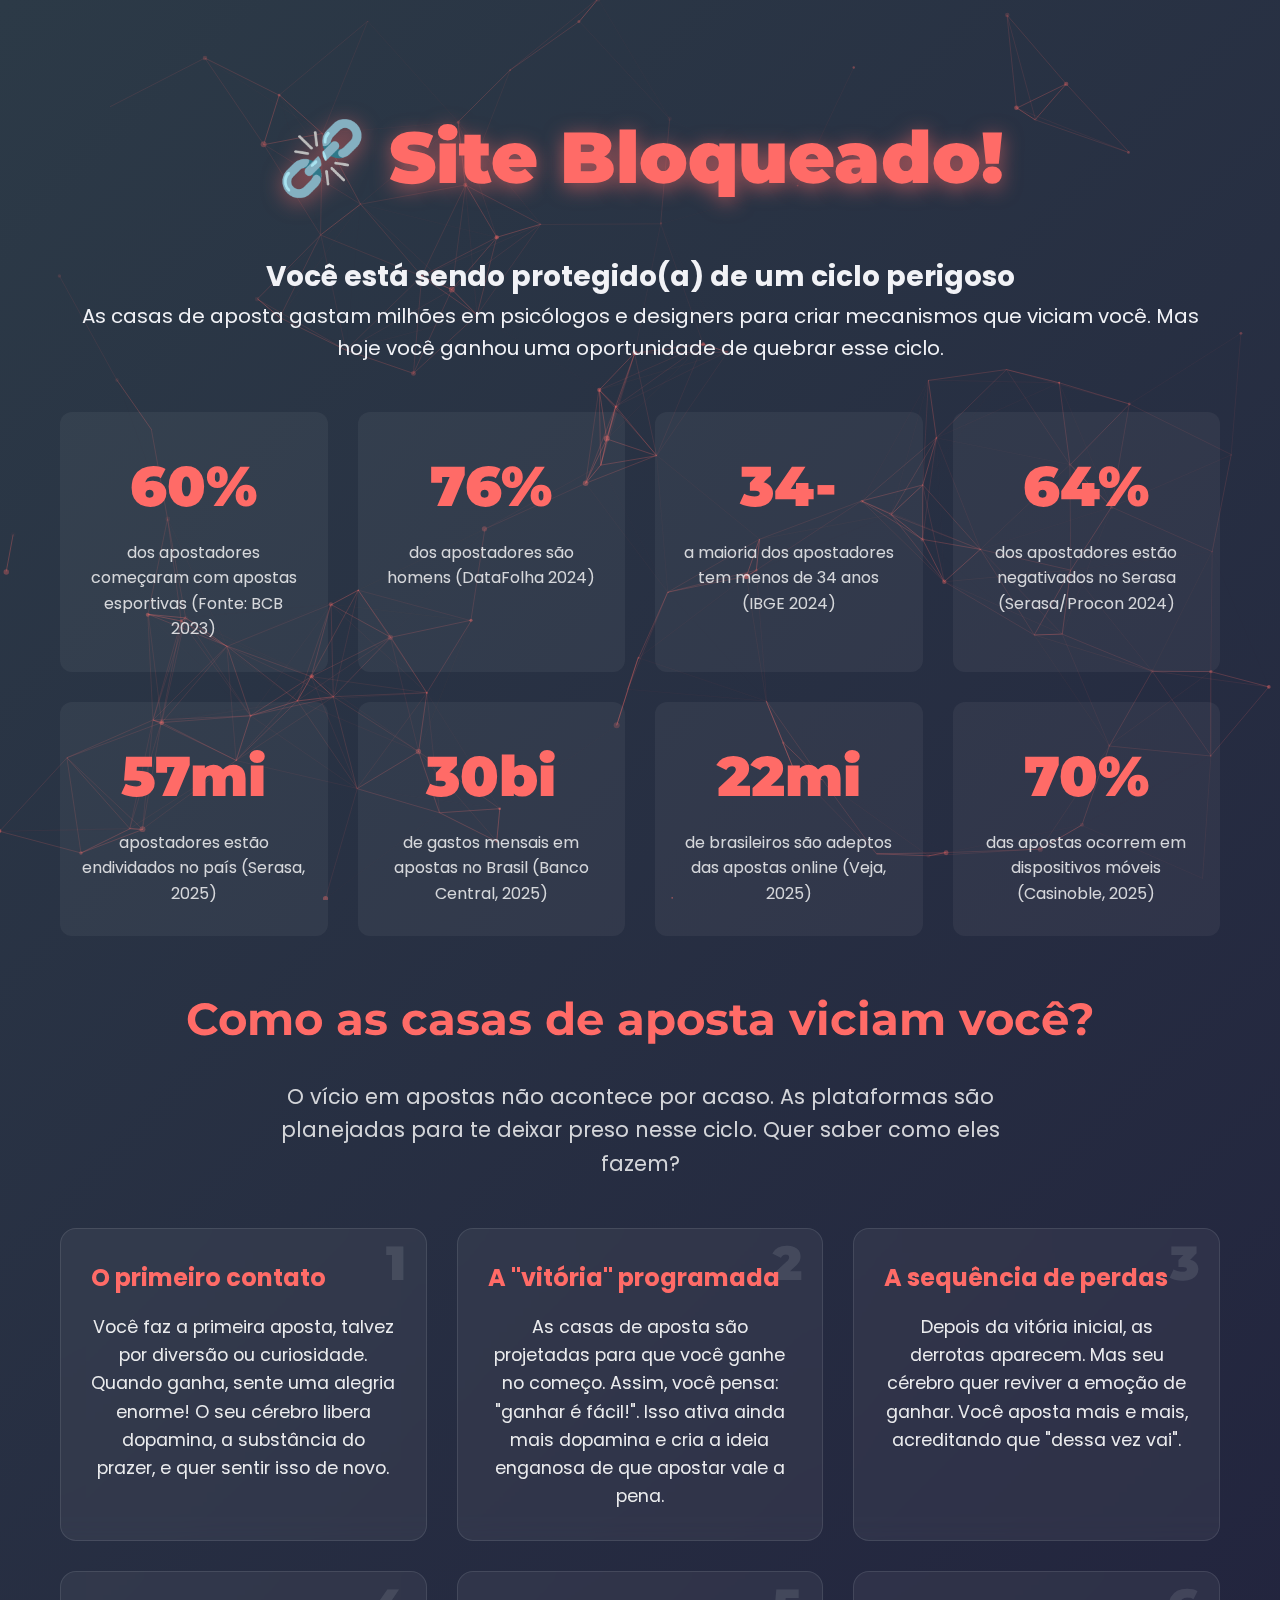
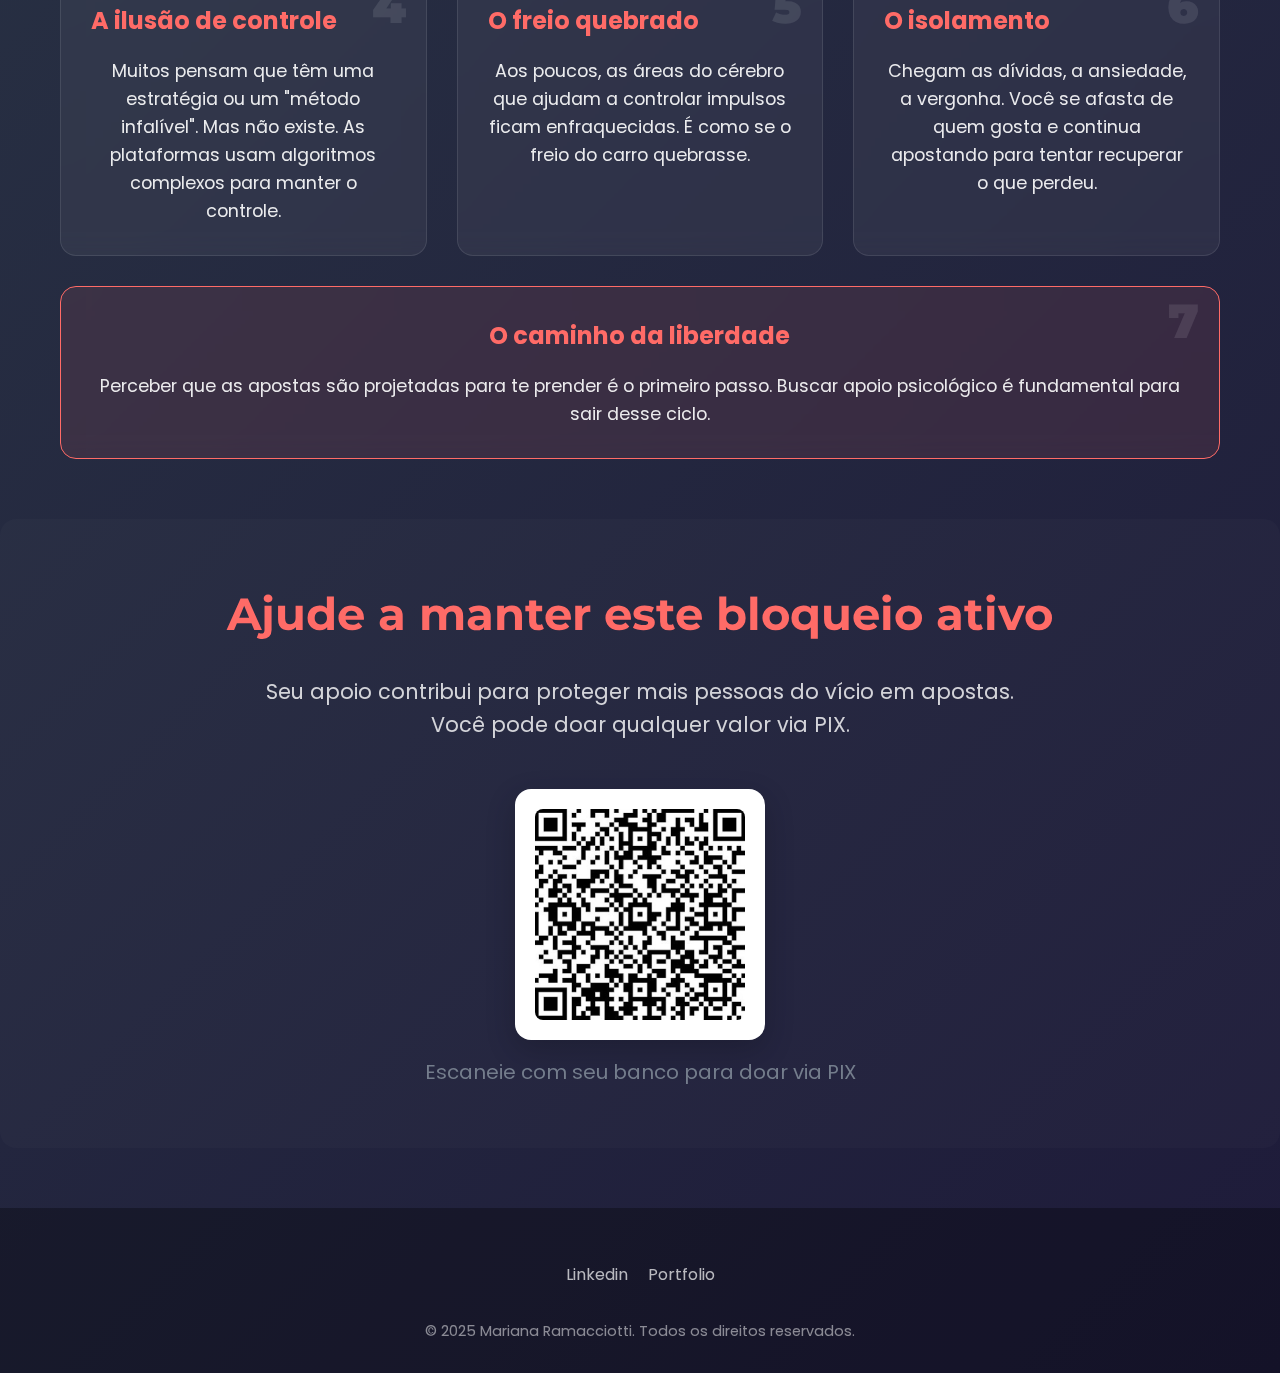
<file: index.html>
<!DOCTYPE html>
<html lang="pt-BR">
  <head>
    <meta charset="UTF-8" />
    <meta name="viewport" content="width=device-width, initial-scale=1" />
    <title>Chega de Apostas!</title>
    <meta
      name="description"
      content="Ajuda usuários a limitar voluntariamente o acesso a sites de apostas, promovendo uma experiência online mais saudável."
    />
    <link rel="stylesheet" href="css/index.css" />
    <link rel="icon" href="img/favicon/favicon-64.png" type="image/png" />
    <link rel="preconnect" href="https://fonts.googleapis.com" />
    <link rel="preconnect" href="https://fonts.gstatic.com" crossorigin />
    <link
      href="https://fonts.googleapis.com/css2?family=Poppins:wght@300;400;600;700&family=Montserrat:wght@700;900&display=swap"
      rel="stylesheet"
    />
    <link
      rel="stylesheet"
      href="https://cdnjs.cloudflare.com/ajax/libs/animate.css/4.1.1/animate.min.css"
    />
    <meta property="og:title" content="Chega de Apostas!" />
    <meta
      property="og:description"
      content="Ajuda usuários a limitar voluntariamente o acesso a sites de apostas, promovendo uma experiência online mais saudável."
    />
  </head>

  <body>
    <div id="particles-js"></div>

    <header class="header">
      <div class="header-content">
        <h1>⛓️‍💥 Site Bloqueado!</h1>
      </div>
    </header>

    <main class="main-content">
      <section class="intro-section">
        <div id="#data" class="container">
          <h2>Você está sendo protegido(a) de um ciclo perigoso</h2>
          <p class="highlight-text">
            As casas de aposta gastam milhões em psicólogos e designers para
            criar mecanismos que viciam você. Mas hoje você ganhou uma
            oportunidade de quebrar esse ciclo.
          </p>
          <div class="stats-grid">
            <div class="stat-card">
              <div class="stat-number">60<span>%</span></div>
              <div class="stat-desc">
                dos apostadores começaram com apostas esportivas (Fonte: BCB
                2023)
              </div>
            </div>
            <div class="stat-card">
              <div class="stat-number">76<span>%</span></div>
              <div class="stat-desc">
                dos apostadores são homens (DataFolha 2024)
              </div>
            </div>
            <div class="stat-card">
              <div class="stat-number">34<span>-</span></div>
              <div class="stat-desc">
                a maioria dos apostadores tem menos de 34 anos (IBGE 2024)
              </div>
            </div>

            <div class="stat-card">
              <div class="stat-number">64<span>%</span></div>
              <div class="stat-desc">
                dos apostadores estão negativados no Serasa (Serasa/Procon 2024)
              </div>
            </div>
            <div class="stat-card">
              <div class="stat-number">57<span>mi</span></div>
              <div class="stat-desc">
                apostadores estão endividados no país (Serasa, 2025)
              </div>
            </div>

            <div class="stat-card">
              <div class="stat-number">30<span>bi</span></div>
              <div class="stat-desc">
                de gastos mensais em apostas no Brasil (Banco Central, 2025)
              </div>
            </div>
            <div class="stat-card">
              <div class="stat-number">22<span>mi</span></div>
              <div class="stat-desc">
                de brasileiros são adeptos das apostas online (Veja, 2025)
              </div>
            </div>
            <div class="stat-card">
              <div class="stat-number">70<span>%</span></div>
              <div class="stat-desc">
                das apostas ocorrem em dispositivos móveis (Casinoble, 2025)
              </div>
            </div>
          </div>
        </div>
      </section>
      <section class="cards">
        <div class="container">
          <h2 class="section-title">Como as casas de aposta viciam você?</h2>
          <p class="section-subtitle">
            O vício em apostas não acontece por acaso. As plataformas são
            planejadas para te deixar preso nesse ciclo. Quer saber como eles
            fazem?
          </p>

          <div class="steps-container">
            <div class="step-card animate__animated">
              <div class="step-number">1</div>
              <h3>O primeiro contato</h3>
              <p>
                Você faz a primeira aposta, talvez por diversão ou curiosidade.
                Quando ganha, sente uma alegria enorme! O seu cérebro libera
                dopamina, a substância do prazer, e quer sentir isso de novo.
              </p>
            </div>

            <div class="step-card animate__animated">
              <div class="step-number">2</div>
              <h3>A "vitória" programada</h3>
              <p>
                As casas de aposta são projetadas para que você ganhe no começo.
                Assim, você pensa: "ganhar é fácil!". Isso ativa ainda mais
                dopamina e cria a ideia enganosa de que apostar vale a pena.
              </p>
            </div>

            <div class="step-card animate__animated">
              <div class="step-number">3</div>
              <h3>A sequência de perdas</h3>
              <p>
                Depois da vitória inicial, as derrotas aparecem. Mas seu cérebro
                quer reviver a emoção de ganhar. Você aposta mais e mais,
                acreditando que "dessa vez vai".
              </p>
            </div>

            <div class="step-card animate__animated">
              <div class="step-number">4</div>
              <h3>A ilusão de controle</h3>
              <p>
                Muitos pensam que têm uma estratégia ou um "método infalível".
                Mas não existe. As plataformas usam algoritmos complexos para
                manter o controle.
              </p>
            </div>

            <div class="step-card animate__animated">
              <div class="step-number">5</div>
              <h3>O freio quebrado</h3>
              <p>
                Aos poucos, as áreas do cérebro que ajudam a controlar impulsos
                ficam enfraquecidas. É como se o freio do carro quebrasse.
              </p>
            </div>

            <div class="step-card animate__animated">
              <div class="step-number">6</div>
              <h3>O isolamento</h3>
              <p>
                Chegam as dívidas, a ansiedade, a vergonha. Você se afasta de
                quem gosta e continua apostando para tentar recuperar o que
                perdeu.
              </p>
            </div>

            <div class="step-card step-card-highlight animate__animated">
              <div class="step-number">7</div>
              <h3>O caminho da liberdade</h3>
              <p>
                Perceber que as apostas são projetadas para te prender é o
                primeiro passo. Buscar apoio psicológico é fundamental para sair
                desse ciclo.
              </p>
            </div>
          </div>
        </div>
      </section>

      <section class="donate-section">
        <div class="container">
          <h2 class="section-title">Ajude a manter este bloqueio ativo</h2>
          <p class="section-subtitle">
            Seu apoio contribui para proteger mais pessoas do vício em apostas.
            Você pode doar qualquer valor via PIX.
          </p>

          <div
            class="qr-code-container"
            style="text-align: center; margin-top: 2rem"
          >
            <img src="img/qr_code.png" alt="QR Code para doação via PIX" />
          </div>

          <p style="margin-top: 1rem; color: var(--text-light)">
            Escaneie com seu banco para doar via PIX
          </p>
        </div>
      </section>
    </main>

    <footer>
      <div class="container">
        <div class="footer-content">
          <div class="footer-links">
            <a
              href="https://www.linkedin.com/in/marianaramacciotti/"
              target="_blank"
              aria-label="Linkedin"
              >Linkedin</a
            >
            <a
              href="https://ramacciotti.github.io/portfolio/"
              target="_blank"
              aria-label="Portfolio"
              >Portfolio</a
            >
          </div>
        </div>
        <div class="copyright">
          © 2025 Mariana Ramacciotti. Todos os direitos reservados.
        </div>
      </div>
    </footer>

    <script src="js/particles.min.js"></script>
    <script src="js/script.js"></script>
  </body>
</html>
</file>
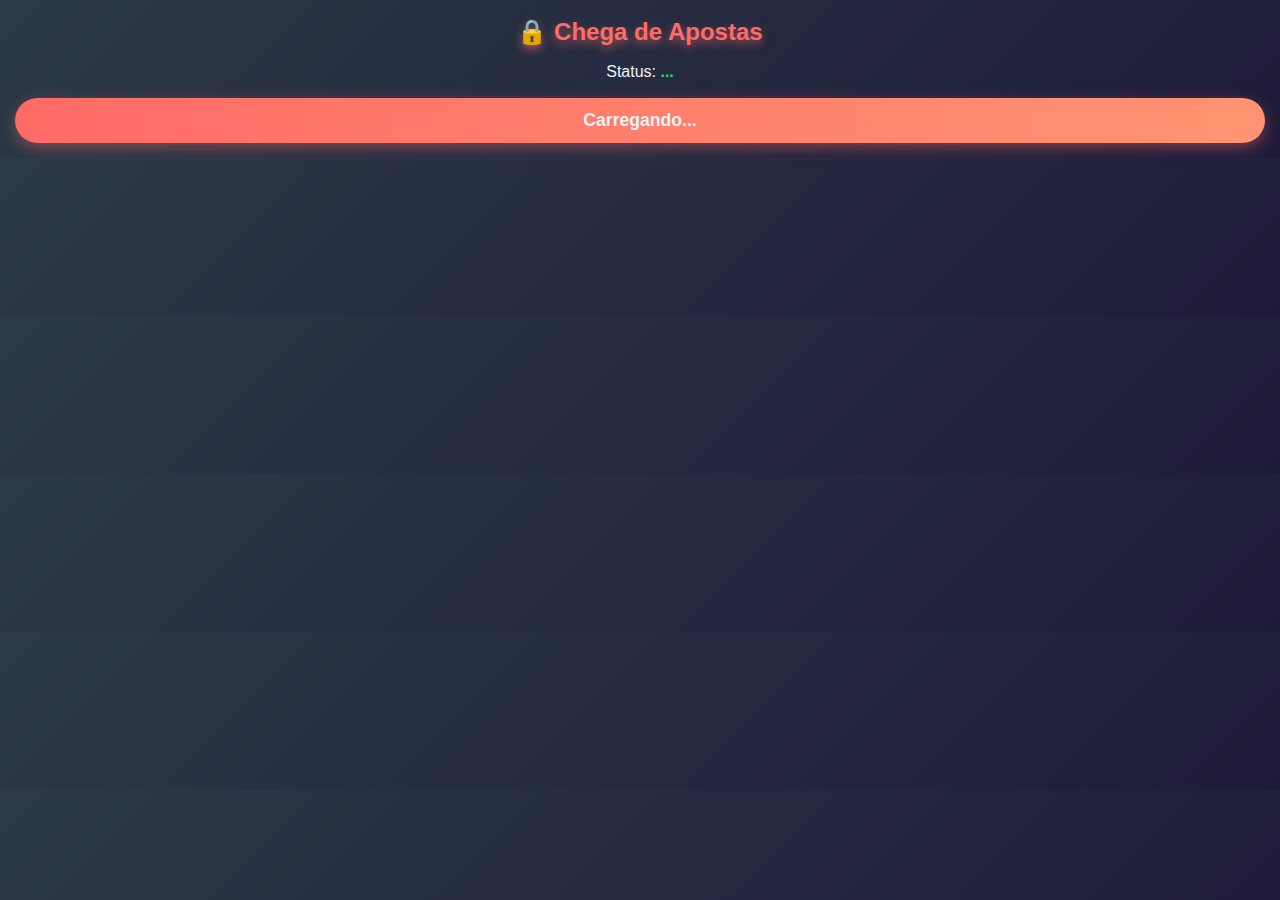
<file: popup.html>
<!DOCTYPE html>
<html lang="pt-BR">
  <head>
    <meta charset="UTF-8" />
    <title>Chega de Apostas</title>
    <link rel="stylesheet" href="css/popup.css" />
  </head>
  <body>
    <h3>🔒 Chega de Apostas</h3>
    <p>Status: <span id="status">...</span></p>
    <button id="toggleButton">Carregando...</button>

    <script src="js/popup.js"></script>
  </body>
</html>
</file>
<file: css/index.css>
:root {
  --primary: #ff4757;
  --secondary: #5352ed;
  --accent: #ff6b67;
  --dark: #1e1b3a;
  --light: #f1f2f6;
  --success: #2ed573;
  --warning: #ffa502;
  --text: #2f3542;
  --text-light: #747d8c;
}

* {
  margin: 0;
  padding: 0;
  box-sizing: border-box;
}

body {
  font-family: "Poppins", sans-serif;
  background: linear-gradient(135deg, #2c3a47, #1e1b3a);
  color: var(--light);
  min-height: 100vh;
  line-height: 1.6;
  overflow-x: hidden;
}

.container {
  width: 100%;
  max-width: 1200px;
  margin: 0 auto;
  padding: 0 20px;
}

h2 {
  text-align: center;
  font-size: 28px;
}
p {
  text-align: center;
  font-size: 20px;
}

#particles-js {
  position: fixed;
  width: 100%;
  height: 100%;
  top: 0;
  left: 0;
  z-index: -1;
  background-color: transparent;
}

.header {
  text-align: center;
  padding: 100px 20px 40px;
  position: relative;
  overflow: hidden;
}

.header-content {
  display: flex;
  width: 100%;
  align-items: center;
  justify-content: center;
}

.header-content img {
  margin-right: 30px;
  width: 100px;
  height: 100px;
}

.header h1 {
  font-family: "Montserrat", sans-serif;
  font-size: 4.5rem;
  font-weight: 900;
  color: var(--accent);
  text-shadow: 0 4px 20px rgba(255, 107, 103, 0.6);
}

.subtitle {
  font-size: 2.2rem;
  font-weight: 600;
  color: #03dcf6;
  margin-bottom: 2rem;
  text-shadow: 0 2px 8px rgba(3, 220, 246, 0.7);
}

.header-illustration {
  margin-top: 2rem;
  animation: float 6s ease-in-out infinite;
}

@keyframes float {
  0% {
    transform: translateY(0px);
  }
  50% {
    transform: translateY(-20px);
  }
  100% {
    transform: translateY(0px);
  }
}

/* Seções */
.section-title {
  font-family: "Montserrat", sans-serif;
  font-size: 2.8rem;
  font-weight: 700;
  color: var(--accent);
  margin-bottom: 1.5rem;
  text-align: center;
}

.section-subtitle {
  font-size: 1.3rem;
  text-align: center;
  max-width: 800px;
  margin: 0 auto 3rem;
  color: rgba(255, 255, 255, 0.8);
}

/* Cards de passos */
.steps-container {
  display: grid;
  grid-template-columns: repeat(auto-fit, minmax(300px, 1fr));
  gap: 30px;
  margin-top: 3rem;
  margin-bottom: 30px;
}

.step-card {
  background: rgba(255, 255, 255, 0.05);
  border-radius: 16px;
  padding: 30px;
  transition: all 0.3s ease;
  backdrop-filter: blur(10px);
  border: 1px solid rgba(255, 255, 255, 0.1);
  position: relative;
  overflow: hidden;
}

.step-card:hover {
  transform: translateY(-10px);
  box-shadow: 0 15px 30px rgba(255, 107, 103, 0.3);
  background: rgba(255, 255, 255, 0.1);
}

.step-card-highlight {
  background: rgba(255, 107, 103, 0.1);
  border-color: var(--accent);
  grid-column: 1 / -1;
  display: flex;
  flex-direction: column;
  align-items: center;
  text-align: center;
}

.step-number {
  font-family: "Montserrat", sans-serif;
  font-size: 3rem;
  font-weight: 900;
  color: rgba(255, 255, 255, 0.1);
  position: absolute;
  top: 10px;
  right: 20px;
  line-height: 1;
}

.step-card h3 {
  font-size: 1.5rem;
  margin-bottom: 1rem;
  color: var(--accent);
  position: relative;
  z-index: 2;
}

.step-card p {
  font-size: 1.1rem;
  color: rgba(255, 255, 255, 0.9);
  position: relative;
  z-index: 2;
}

/* Estatísticas */
.stats-grid {
  display: grid;
  grid-template-columns: repeat(auto-fit, minmax(250px, 2fr));
  gap: 30px;
  margin: 3rem 0;
}

.stat-card {
  background: rgba(255, 255, 255, 0.05);
  border-radius: 12px;
  padding: 30px 20px;
  text-align: center;
  transition: all 0.3s ease;
}

.stat-card:hover {
  transform: translateY(-5px);
  background: rgba(255, 255, 255, 0.1);
}

.stat-number {
  font-family: "Montserrat", sans-serif;
  font-size: 3.5rem;
  font-weight: 900;
  color: var(--accent);
  margin-bottom: 0.5rem;
}

.stat-number span {
  font-size: 3rem;
  color: rgba(255, 255, 255, 0.7);
}

.stat-desc {
  font-size: 1rem;
  color: rgba(255, 255, 255, 0.8);
}

.stat-card {
  cursor: pointer;
  transition: transform 0.3s ease, box-shadow 0.3s ease;
}

.stat-card:hover {
  transform: translateY(-5px);
  box-shadow: 0 10px 20px rgba(0, 0, 0, 0.1);
}

.stat-card:active {
  transform: translateY(0);
}

/* Botões */
.cta-button {
  display: inline-block;
  background: linear-gradient(90deg, var(--accent), #ff9472);
  color: white;
  font-weight: 600;
  font-size: 1.1rem;
  padding: 15px 40px;
  border-radius: 50px;
  text-decoration: none;
  margin-top: 2rem;
  transition: all 0.3s ease;
  box-shadow: 0 5px 15px rgba(255, 107, 103, 0.4);
}

.cta-button:hover {
  transform: translateY(-3px);
  box-shadow: 0 8px 25px rgba(255, 107, 103, 0.6);
}

.resource-buttons {
  display: flex;
  flex-wrap: wrap;
  gap: 15px;
  justify-content: center;
  margin-top: 2rem;
}

.resource-button {
  display: inline-block;
  background: rgba(255, 255, 255, 0.1);
  color: white;
  padding: 12px 25px;
  border-radius: 50px;
  text-decoration: none;
  transition: all 0.3s ease;
  border: 1px solid rgba(255, 255, 255, 0.2);
}

.resource-button:hover {
  background: rgba(255, 255, 255, 0.2);
  transform: translateY(-2px);
}

/* Footer */
footer {
  background: rgba(0, 0, 0, 0.3);
  padding-top: 30px;
  padding-bottom: 30px;
  text-align: center;
}

.footer-content {
  margin-bottom: 2rem;
}

.footer-links {
  display: flex;
  justify-content: center;
  gap: 20px;
  margin: 1.5rem 0;
}

.footer-links a {
  color: rgba(255, 255, 255, 0.7);
  text-decoration: none;
  transition: color 0.3s ease;
}

.footer-links a:hover {
  color: var(--accent);
}

.copyright {
  font-size: 0.9rem;
  color: rgba(255, 255, 255, 0.5);
  margin-top: 2rem;
}
/* Donate */
.donate-section {
  padding: 60px 0;
  background: rgba(255, 255, 255, 0.02);
  border-radius: 16px;
  margin: 60px 0;
}

.qr-code-container {
  display: flex;
  justify-content: center;
  align-items: center;
  margin: 2rem auto 0;
  max-width: 250px;
  width: 100%;
  background-color: white;
  padding: 20px;
  border-radius: 16px;
  box-shadow: 0 10px 30px rgba(0, 0, 0, 0.2);
  transition: transform 0.3s ease;
}

.qr-code-container img {
  max-width: 100%;
  height: auto;
  border-radius: 8px;
  transition: transform 0.3s ease;
}

.qr-code-container img:hover {
  transform: scale(1.03);
}

.qr-instruction {
  margin-top: 1rem;
  color: var(--text-light);
  font-size: 1rem;
  text-align: center;
}

/* Responsividade */
@media (max-width: 992px) {
  .header h1 {
    font-size: 3.5rem;
  }

  .subtitle {
    font-size: 1.8rem;
  }

  .section-title {
    font-size: 2.4rem;
  }
}

@media (max-width: 768px) {
  .header {
    padding: 80px 20px 40px;
  }

  .header h1 {
    font-size: 2.8rem;
  }

  .subtitle {
    font-size: 1.5rem;
  }

  .section-title {
    font-size: 2rem;
  }

  .steps-container {
    grid-template-columns: 1fr;
  }

  .testimonial-card {
    flex: 0 0 90%;
  }
}

@media (max-width: 576px) {
  .header h1 {
    font-size: 2.2rem;
  }

  .subtitle {
    font-size: 1.2rem;
  }

  .step-card {
    padding: 25px 20px;
  }

  .footer-links {
    flex-direction: column;
    gap: 10px;
  }
}
</file>
<file: css/popup.css>
:root {
  --primary: #ff4757;
  --secondary: #5352ed;
  --accent: #ff6b67;
  --dark: #1e1b3a;
  --light: #f1f2f6;
  --success: #2ed573;
  --warning: #ffa502;
  --text: #2f3542;
  --text-light: #747d8c;
}

* {
  margin: 0;
  padding: 0;
  box-sizing: border-box;
}

body {
  font-family: "Poppins", sans-serif;
  background: linear-gradient(135deg, #2c3a47, #1e1b3a);
  color: var(--light);
  min-width: 220px;
  padding: 15px;
  line-height: 1.4;
  user-select: none;
}

h3 {
  font-family: "Montserrat", sans-serif;
  font-weight: 900;
  font-size: 1.5rem;
  color: var(--accent);
  text-shadow: 0 4px 10px rgba(255, 107, 103, 0.6);
  margin-bottom: 12px;
  text-align: center;
}

p {
  font-size: 1rem;
  text-align: center;
  margin-bottom: 15px;
  color: var(--light);
}

#status {
  font-weight: 700;
  color: var(--success);
}

button {
  width: 100%;
  padding: 12px 0;
  font-size: 1.1rem;
  font-weight: 600;
  color: var(--light);
  background: linear-gradient(90deg, var(--accent), #ff9472);
  border: none;
  border-radius: 25px;
  cursor: pointer;
  box-shadow: 0 5px 15px rgba(255, 107, 103, 0.4);
  transition: background 0.3s ease, box-shadow 0.3s ease, transform 0.2s ease;
  user-select: none;
}

button:hover:not(:disabled) {
  background: linear-gradient(90deg, #ff6b67, #ff4c3f);
  box-shadow: 0 8px 25px rgba(255, 107, 103, 0.6);
  transform: translateY(-2px);
}

button:active:not(:disabled) {
  transform: translateY(0);
  box-shadow: 0 4px 12px rgba(255, 107, 103, 0.3);
}

button:disabled {
  opacity: 0.5;
  cursor: not-allowed;
  box-shadow: none;
  background: var(--dark);
  color: var(--text-light);
}
</file>
